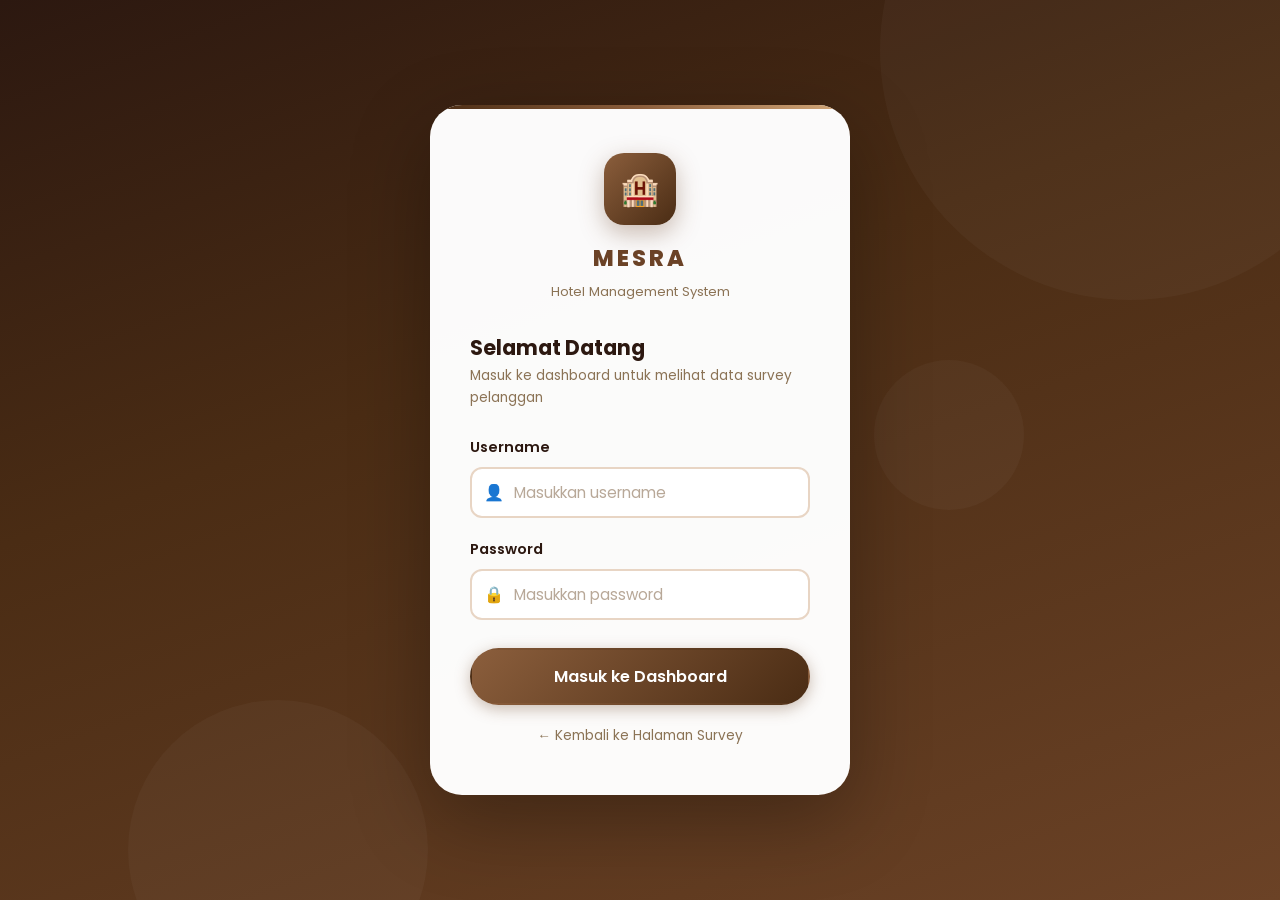
<file: admin.html>
<!DOCTYPE html>
<html lang="id">
<head>
  <meta charset="UTF-8">
  <meta name="viewport" content="width=device-width, initial-scale=1.0">
  <title>Admin Login – Hotel MESRA</title>
  <meta name="description" content="Portal admin Hotel MESRA untuk mengakses dashboard survey kepuasan pelanggan.">
  <link rel="stylesheet" href="css/style.css">
  <link rel="stylesheet" href="css/dashboard.css">
</head>
<body class="admin-page">

  <!-- Background shapes -->
  <div class="admin-bg">
    <div class="admin-bg-shape"></div>
    <div class="admin-bg-shape"></div>
    <div class="admin-bg-shape"></div>
  </div>

  <!-- Login Card -->
  <div class="login-card">

    <!-- Logo -->
    <div class="login-logo">
      <div class="login-logo-icon">🏨</div>
      <span class="login-hotel-name">MESRA</span>
      <span class="login-subtitle">Hotel Management System</span>
    </div>

    <h2 class="login-title">Selamat Datang</h2>
    <p class="login-desc">Masuk ke dashboard untuk melihat data survey pelanggan</p>

    <!-- Form -->
    <form id="loginForm" novalidate>

      <div class="form-group">
        <label class="form-label" for="username">Username</label>
        <div class="input-group">
          <span class="input-icon">👤</span>
          <input
            type="text"
            id="username"
            class="form-input input-with-icon"
            placeholder="Masukkan username"
            autocomplete="username"
            required
          >
        </div>
        <span class="error-msg" id="usernameError">Username tidak boleh kosong</span>
      </div>

      <div class="form-group">
        <label class="form-label" for="password">Password</label>
        <div class="input-group">
          <span class="input-icon">🔒</span>
          <input
            type="password"
            id="password"
            class="form-input input-with-icon"
            placeholder="Masukkan password"
            autocomplete="current-password"
            required
          >
        </div>
        <span class="error-msg" id="passwordError">Password tidak boleh kosong</span>
      </div>

      <div class="error-msg" id="loginError" style="font-size:0.85rem; padding: 10px 14px; background:#FEE2E2; border-radius:8px; margin-bottom:8px;">
        Username atau password salah. Silakan coba lagi.
      </div>

      <button type="submit" class="btn btn-primary login-btn" id="loginBtn">
        Masuk ke Dashboard
      </button>

    </form>

    <div class="login-back">
      <a href="index.html" style="color: var(--muted); display:flex; align-items:center; gap:6px; font-size:0.85rem;">
        ← Kembali ke Halaman Survey
      </a>
    </div>

  </div>

  <script src="js/config.js"></script>
  <script src="js/admin.js"></script>
</body>
</html>
</file>
<file: css/style.css>
/* ============================================================
   HOTEL MESRA - Global Design System
   Primary: Brown (#6B4226) | Secondary: White (#FFFFFF)
   Font: Poppins (via CDN in each HTML file)
   ============================================================ */

@import url('https://fonts.googleapis.com/css2?family=Poppins:wght@300;400;500;600;700;800&display=swap');

/* ── Design Tokens ─────────────────────────────────────────── */
:root {
  --primary:        #6B4226;
  --primary-light:  #8B5E3C;
  --primary-dark:   #4A2C14;
  --primary-50:     #F5EDE6;
  --primary-100:    #E8D5C4;
  --primary-200:    #D4B49A;
  --primary-300:    #B8896A;
  --secondary:      #FFFFFF;
  --bg:             #FAF8F5;
  --bg-secondary:   #F0EBE3;
  --card:           #FFFFFF;
  --text:           #2C1810;
  --text-secondary: #5C3D2E;
  --muted:          #8B7355;
  --muted-light:    #B8A898;
  --accent:         #D4A97A;
  --accent-light:   #F0DEC8;
  --gold:           #C9A84C;
  --success:        #22C55E;
  --warning:        #EAB308;
  --danger:         #EF4444;
  --info:           #3B82F6;
  --border:         #E8D5C4;
  --border-light:   #F0EBE3;
  --shadow-sm:      0 1px 3px rgba(107,66,38,0.08);
  --shadow:         0 4px 16px rgba(107,66,38,0.12);
  --shadow-lg:      0 8px 32px rgba(107,66,38,0.16);
  --shadow-xl:      0 20px 60px rgba(107,66,38,0.20);
  --radius-sm:      6px;
  --radius:         12px;
  --radius-lg:      20px;
  --radius-xl:      32px;
  --radius-full:    9999px;
  --transition:     all 0.25s cubic-bezier(0.4,0,0.2,1);
  --transition-slow:all 0.4s cubic-bezier(0.4,0,0.2,1);
  --transition-bounce:all 0.35s cubic-bezier(0.34,1.56,0.64,1);
  --font:           'Poppins', -apple-system, BlinkMacSystemFont, sans-serif;
}

/* ── Reset ──────────────────────────────────────────────────── */
*, *::before, *::after { box-sizing: border-box; margin: 0; padding: 0; }

html { font-size:16px; scroll-behavior:smooth; -webkit-font-smoothing:antialiased; }

body {
  font-family: var(--font);
  background-color: var(--bg);
  color: var(--text);
  line-height: 1.6;
  min-height: 100vh;
}

h1,h2,h3,h4,h5,h6 { line-height:1.3; font-weight:700; color:var(--text); }
a { color:var(--primary); text-decoration:none; transition:var(--transition); }
a:hover { color:var(--primary-light); }
p { color:var(--text-secondary); }

/* ── Buttons ────────────────────────────────────────────────── */
.btn {
  display: inline-flex;
  align-items: center;
  justify-content: center;
  gap: 8px;
  padding: 12px 28px;
  border-radius: var(--radius-full);
  border: 2px solid transparent;
  font-family: var(--font);
  font-size: 0.95rem;
  font-weight: 600;
  cursor: pointer;
  transition: var(--transition-bounce);
  text-decoration: none;
  white-space: nowrap;
  position: relative;
  overflow: hidden;
}

.btn:active { transform: scale(0.97); }

.btn-primary {
  background: linear-gradient(135deg, var(--primary-light), var(--primary-dark));
  color: white;
  box-shadow: 0 4px 15px rgba(107,66,38,0.35);
}
.btn-primary:hover {
  transform: translateY(-2px);
  box-shadow: 0 8px 25px rgba(107,66,38,0.45);
  color: white;
}
.btn-primary:disabled {
  background: linear-gradient(135deg,#C4B09A,#A89080);
  box-shadow: none; cursor:not-allowed; transform:none;
}

.btn-outline {
  background: transparent;
  border-color: var(--border);
  color: var(--muted);
}
.btn-outline:hover {
  border-color: var(--primary); color: var(--primary);
  background: var(--primary-50); transform: translateY(-2px);
}

.btn-sm { padding:8px 18px; font-size:0.85rem; }
.btn-lg { padding:16px 40px; font-size:1.05rem; }

/* ── Cards ──────────────────────────────────────────────────── */
.card {
  background: var(--card);
  border-radius: var(--radius-lg);
  padding: 24px;
  box-shadow: var(--shadow);
  border: 1px solid var(--border-light);
  transition: var(--transition);
}
.card:hover { box-shadow:var(--shadow-lg); transform:translateY(-2px); }

/* ── Form ───────────────────────────────────────────────────── */
.form-group { margin-bottom:20px; }
.form-label { display:block; font-size:0.9rem; font-weight:600; color:var(--text); margin-bottom:8px; }

.form-input {
  width: 100%;
  padding: 12px 16px;
  border: 2px solid var(--border);
  border-radius: var(--radius);
  font-family: var(--font);
  font-size: 0.95rem;
  color: var(--text);
  background: var(--secondary);
  transition: var(--transition);
  outline: none;
}
.form-input:focus { border-color:var(--primary); box-shadow:0 0 0 3px rgba(107,66,38,0.12); }
.form-input::placeholder { color:var(--muted-light); }
.form-input.is-invalid { border-color:var(--danger); }

/* ── Badge ──────────────────────────────────────────────────── */
.badge {
  display: inline-flex; align-items:center; gap:4px;
  padding: 4px 12px; border-radius:var(--radius-full);
  font-size: 0.75rem; font-weight:600;
}
.badge-primary { background:var(--primary-50); color:var(--primary); }
.badge-success { background:#DCFCE7; color:#15803D; }
.badge-warning { background:#FEF9C3; color:#854D0E; }
.badge-danger  { background:#FEE2E2; color:#B91C1C; }

/* ── Scrollbar ──────────────────────────────────────────────── */
::-webkit-scrollbar { width:6px; height:6px; }
::-webkit-scrollbar-track { background:var(--bg); }
::-webkit-scrollbar-thumb { background:var(--primary-200); border-radius:3px; }
::-webkit-scrollbar-thumb:hover { background:var(--primary); }

/* ── Animations ─────────────────────────────────────────────── */
@keyframes fadeIn {
  from { opacity:0; transform:translateY(16px); }
  to   { opacity:1; transform:translateY(0); }
}
@keyframes fadeInScale {
  from { opacity:0; transform:scale(0.92); }
  to   { opacity:1; transform:scale(1); }
}
@keyframes bounceIn {
  0%   { opacity:0; transform:scale(0.3); }
  50%  { opacity:1; transform:scale(1.05); }
  70%  { transform:scale(0.9); }
  100% { opacity:1; transform:scale(1); }
}
@keyframes float {
  0%,100% { transform:translateY(0); }
  50%     { transform:translateY(-8px); }
}
@keyframes spin { to { transform:rotate(360deg); } }
@keyframes ripple {
  0%   { transform:scale(0); opacity:0.6; }
  100% { transform:scale(2.5); opacity:0; }
}
@keyframes shake {
  0%,100% { transform:translateX(0); }
  20%,60% { transform:translateX(-8px); }
  40%,80% { transform:translateX(8px); }
}
@keyframes shimmer {
  from { background-position:-200% 0; }
  to   { background-position:200% 0; }
}
/* ── SweetAlert2 Custom ──────────────────────────────────────── */
/* Fix: pastikan overlay SweetAlert menutupi seluruh halaman     */
/* termasuk elemen yang punya CSS transform (stacking context)   */
.swal2-container {
  z-index: 99999 !important;
  position: fixed !important;
  inset: 0 !important;                  /* top/right/bottom/left = 0 */
}
.swal2-backdrop-show {
  background: rgba(107, 66, 38, 0.55) !important;
  backdrop-filter: blur(4px) !important;
  -webkit-backdrop-filter: blur(4px) !important;
}
/* Sembunyikan scroll saat popup terbuka */
body.swal2-shown {
  overflow: hidden !important;
}
.swal2-popup {
  border-radius: var(--radius-xl) !important;
  font-family: var(--font) !important;
  border: 1px solid var(--border-light) !important;
  box-shadow: 0 25px 80px rgba(107,66,38,0.30) !important;
  position: relative !important;
  z-index: 100000 !important;
  overflow: hidden !important;             /* agar progress bar ikut sudut membulat */
}
.swal2-title {
  font-family: var(--font) !important;
  font-weight: 700 !important;
  color: var(--text) !important;
}
.swal2-html-container {
  font-family: var(--font) !important;
  color: var(--text-secondary) !important;
}
.swal2-confirm {
  background: linear-gradient(135deg, var(--primary-light), var(--primary-dark)) !important;
  border-radius: var(--radius-full) !important;
  font-family: var(--font) !important;
  font-weight: 600 !important;
  padding: 12px 32px !important;
  box-shadow: 0 4px 15px rgba(107,66,38,0.35) !important;
}
.swal2-timer-progress-bar { background: var(--primary) !important; }
.swal2-timer-progress-bar-container { border-radius: 0 0 var(--radius-xl) var(--radius-xl) !important; overflow: hidden !important; }

/* ── Utilities ──────────────────────────────────────────────── */
.text-center  { text-align:center; }
.text-muted   { color:var(--muted); }
.text-primary { color:var(--primary); }
.text-sm      { font-size:0.85rem; }
.fw-600       { font-weight:600; }
.fw-700       { font-weight:700; }
.hidden       { display:none !important; }
.skeleton {
  background: linear-gradient(90deg, var(--bg-secondary) 25%, var(--border-light) 50%, var(--bg-secondary) 75%);
  background-size: 200% 100%;
  animation: shimmer 1.5s infinite;
  border-radius: var(--radius-sm);
}

/* ── Loading spinner util ────────────────────────────────────── */
.btn-loading {
  pointer-events: none;
}
.btn-loading::before {
  content: '';
  width: 18px;
  height: 18px;
  border: 2px solid rgba(255,255,255,0.4);
  border-top-color: white;
  border-radius: 50%;
  animation: spin 0.7s linear infinite;
  flex-shrink: 0;
}

@media (max-width: 480px) {
  :root { font-size:14px; }
}
</file>
<file: css/dashboard.css>
/* ============================================================
   HOTEL MESRA - Dashboard & Admin Styles
   ============================================================ */

/* ── Admin Login Page ────────────────────────────────────────── */
.admin-page {
  min-height: 100vh;
  display: flex;
  align-items: center;
  justify-content: center;
  padding: 20px;
  background: linear-gradient(160deg, #2C1810 0%, #4A2C14 40%, #6B4226 100%);
  position: relative;
  overflow: hidden;
}

.admin-bg {
  position: fixed;
  inset: 0;
  pointer-events: none;
  overflow: hidden;
}

.admin-bg-shape {
  position: absolute;
  border-radius: 50%;
  background: rgba(255,255,255,0.03);
}

.admin-bg-shape:nth-child(1) {
  width: 500px; height: 500px;
  top: -200px; right: -100px;
}

.admin-bg-shape:nth-child(2) {
  width: 300px; height: 300px;
  bottom: -100px; left: 10%;
}

.admin-bg-shape:nth-child(3) {
  width: 150px; height: 150px;
  top: 40%; right: 20%;
  animation: float 6s ease-in-out infinite;
}

.login-card {
  width: 100%;
  max-width: 420px;
  background: rgba(255,255,255,0.98);
  border-radius: var(--radius-xl);
  padding: 48px 40px;
  box-shadow: 0 25px 80px rgba(0,0,0,0.3);
  position: relative;
  z-index: 1;
  animation: fadeInScale 0.5s ease both;
  overflow: hidden;
}

.login-card::before {
  content: '';
  position: absolute;
  top: 0;
  left: 0;
  right: 0;
  height: 4px;
  background: linear-gradient(90deg, var(--primary-dark), var(--primary-light), var(--accent));
  border-radius: 0;
}

.login-logo {
  text-align: center;
  margin-bottom: 32px;
}

.login-logo-icon {
  width: 72px;
  height: 72px;
  border-radius: var(--radius-lg);
  background: linear-gradient(135deg, var(--primary-light), var(--primary-dark));
  display: inline-flex;
  align-items: center;
  justify-content: center;
  font-size: 2rem;
  margin-bottom: 16px;
  box-shadow: 0 8px 24px rgba(107,66,38,0.35);
}

.login-hotel-name {
  font-size: 1.4rem;
  font-weight: 800;
  letter-spacing: 3px;
  color: var(--primary);
  text-transform: uppercase;
  display: block;
}

.login-subtitle {
  font-size: 0.82rem;
  color: var(--muted);
  display: block;
  margin-top: 4px;
}

.login-title {
  font-size: 1.3rem;
  font-weight: 700;
  color: var(--text);
  margin-bottom: 4px;
}

.login-desc {
  font-size: 0.85rem;
  color: var(--muted);
  margin-bottom: 28px;
}

.input-group {
  position: relative;
}

.input-icon {
  position: absolute;
  left: 14px;
  top: 50%;
  transform: translateY(-50%);
  font-size: 1rem;
  pointer-events: none;
}

.input-with-icon {
  padding-left: 42px;
}

.form-input.is-invalid {
  border-color: var(--danger);
  box-shadow: 0 0 0 3px rgba(239,68,68,0.1);
}

.error-msg {
  display: none;
  font-size: 0.78rem;
  color: var(--danger);
  margin-top: 6px;
  font-weight: 500;
}

.error-msg.show { display: block; }

.login-btn {
  width: 100%;
  padding: 14px;
  font-size: 1rem;
  margin-top: 8px;
}

.login-back {
  display: flex;
  align-items: center;
  gap: 6px;
  margin-top: 20px;
  font-size: 0.85rem;
  color: var(--muted);
  justify-content: center;
}

/* ── Dashboard Layout ────────────────────────────────────────── */
.dashboard-layout {
  display: flex;
  min-height: 100vh;
  background: var(--bg);
}

/* ── Sidebar ─────────────────────────────────────────────────── */
.sidebar {
  width: 260px;
  min-height: 100vh;
  background: linear-gradient(180deg, #2C1810 0%, #4A2C14 50%, #6B4226 100%);
  display: flex;
  flex-direction: column;
  position: fixed;
  left: 0; top: 0; bottom: 0;
  z-index: 100;
  transition: var(--transition);
  box-shadow: 4px 0 24px rgba(0,0,0,0.15);
}

.sidebar-header {
  padding: 28px 24px 20px;
  border-bottom: 1px solid rgba(255,255,255,0.1);
}

.sidebar-logo {
  display: flex;
  align-items: center;
  gap: 12px;
}

.sidebar-logo-icon {
  width: 44px;
  height: 44px;
  border-radius: var(--radius);
  background: rgba(255,255,255,0.15);
  display: flex;
  align-items: center;
  justify-content: center;
  font-size: 1.3rem;
  flex-shrink: 0;
}

.custom-logo {
  width: 40px; 
  height: 40px;
  object-fit: contain;
  display: block;
}

.sidebar-hotel-name {
  font-size: 1rem;
  font-weight: 800;
  color: white;
  letter-spacing: 2px;
  text-transform: uppercase;
}

.sidebar-hotel-sub {
  font-size: 0.7rem;
  color: rgba(255,255,255,0.5);
  margin-top: 2px;
}

.sidebar-nav {
  flex: 1;
  padding: 20px 16px;
  display: flex;
  flex-direction: column;
  gap: 4px;
}

.nav-section-label {
  font-size: 0.65rem;
  font-weight: 700;
  text-transform: uppercase;
  letter-spacing: 1.5px;
  color: rgba(255,255,255,0.35);
  padding: 12px 12px 6px;
}

.nav-item {
  display: flex;
  align-items: center;
  gap: 12px;
  padding: 12px 14px;
  border-radius: var(--radius);
  color: rgba(255,255,255,0.65);
  font-size: 0.9rem;
  font-weight: 500;
  cursor: pointer;
  transition: var(--transition);
  border: 1px solid transparent;
  background: transparent;
  width: 100%;
  text-align: left;
}

.nav-item:hover {
  background: rgba(255,255,255,0.1);
  color: rgba(255,255,255,0.9);
}

.nav-item.active {
  background: rgba(255,255,255,0.15);
  border-color: rgba(255,255,255,0.2);
  color: white;
  box-shadow: inset 3px 0 0 var(--accent);
}

.nav-icon {
  font-size: 1.1rem;
  width: 24px;
  display: flex;
  align-items: center;
  justify-content: center;
}

.sidebar-footer {
  padding: 16px;
  border-top: 1px solid rgba(255,255,255,0.1);
}

.logout-btn {
  display: flex;
  align-items: center;
  gap: 10px;
  padding: 12px 14px;
  border-radius: var(--radius);
  color: rgba(255,255,255,0.6);
  font-size: 0.88rem;
  font-weight: 500;
  cursor: pointer;
  transition: var(--transition);
  border: 1px solid transparent;
  background: transparent;
  width: 100%;
  text-align: left;
}

.logout-btn:hover {
  background: rgba(239,68,68,0.15);
  border-color: rgba(239,68,68,0.3);
  color: #FCA5A5;
}

/* ── Main Content ────────────────────────────────────────────── */
.main-content {
  margin-left: 260px;
  flex: 1;
  display: flex;
  flex-direction: column;
  min-height: 100vh;
}

/* ── Top Bar ─────────────────────────────────────────────────── */
.topbar {
  background: white;
  border-bottom: 1px solid var(--border);
  padding: 16px 32px;
  display: flex;
  align-items: center;
  justify-content: space-between;
  position: sticky;
  top: 0;
  z-index: 50;
  box-shadow: var(--shadow-sm);
}

.topbar-title h1 {
  font-size: 1.2rem;
  font-weight: 700;
  color: var(--text);
}

.topbar-title p {
  font-size: 0.78rem;
  color: var(--muted);
}

.topbar-right {
  display: flex;
  align-items: center;
  gap: 12px;
}

.topbar-date {
  font-size: 0.82rem;
  color: var(--muted);
  background: var(--bg);
  padding: 6px 12px;
  border-radius: var(--radius-full);
  border: 1px solid var(--border);
}

.admin-avatar {
  width: 36px !important;
  height: 36px !important;
  border-radius: 50% !important;
  display: flex !important;
  align-items: center !important;
  justify-content: center !important;
  overflow: hidden !important; 
  padding: 3px !important; 
}

.admin-avatar-img {
  width: 100% !important;
  height: 100% !important;
  object-fit: contain !important;
  display: block !important;
  border-radius: 0 !important; 
}

/* ── Content Area ────────────────────────────────────────────── */
.content-area {
  flex: 1;
  padding: 32px;
}

.tab-panel {
  display: none;
  animation: fadeIn 0.3s ease;
}

.tab-panel.active {
  display: block;
}

/* ── Stat Cards ──────────────────────────────────────────────── */
.stats-grid {
  display: grid;
  grid-template-columns: repeat(4, 1fr);
  grid-template-columns: repeat(3, 1fr);
  gap: 20px;
  margin-bottom: 28px;
}

.stat-card {
  background: white;
  border-radius: var(--radius-lg);
  padding: 24px;
  box-shadow: var(--shadow);
  border: 1px solid var(--border-light);
  position: relative;
  overflow: hidden;
  transition: var(--transition);
}

.stat-card:hover {
  transform: translateY(-3px);
  box-shadow: var(--shadow-lg);
}

.stat-card::before {
  content: '';
  position: absolute;
  top: 0; right: 0;
  width: 80px; height: 80px;
  border-radius: 50%;
  transform: translate(20px, -20px);
  opacity: 0.12;
}

.stat-card-1::before { background: var(--primary); }
.stat-card-2::before { background: var(--gold); }
.stat-card-3::before { background: var(--success); }
.stat-card-4::before { background: var(--info); }
.stat-card-5::before { background: #8B5CF6; }
.stat-card-6::before { background: var(--danger); }
/* NPS card accent */
.stat-card-5 { border-top: 3px solid #8B5CF6; }
.stat-icon-5 { background: #EDE9FE; }
/* Critical card accent */
.stat-card-6 { border-top: 3px solid #EF4444; }
.stat-icon-6 { background: #FEE2E2; }
/* NPS Scale bar ─────────────────────────────────────────────── */
.nps-scale {
  display: flex;
  margin-top: 10px;
  border-radius: 6px;
  overflow: hidden;
  height: 22px;
  gap: 2px;
}
.nps-zone {
  flex: 1;
  display: flex;
  align-items: center;
  justify-content: center;
  font-size: 0.52rem;
  font-weight: 700;
  line-height: 1.2;
  text-align: center;
  border-radius: 4px;
  letter-spacing: 0.2px;
}
.nps-bad   { background: #FEE2E2; color: #B91C1C; }
.nps-ok    { background: #FEF9C3; color: #854D0E; }
.nps-good  { background: #DCFCE7; color: #15803D; }
.nps-great { background: #DBEAFE; color: #1D4ED8; }

.stat-icon {
  width: 48px;
  height: 48px;
  border-radius: var(--radius);
  display: flex;
  align-items: center;
  justify-content: center;
  font-size: 1.4rem;
  margin-bottom: 16px;
}

.stat-icon-1 { background: var(--primary-50); }
.stat-icon-2 { background: #FEF3C7; }
.stat-icon-3 { background: #DCFCE7; }
.stat-icon-4 { background: #DBEAFE; }

.stat-value {
  font-size: 2rem;
  font-weight: 800;
  color: var(--text);
  line-height: 1;
  margin-bottom: 6px;
}

.stat-label {
  font-size: 0.82rem;
  color: var(--muted);
  font-weight: 500;
}

.stat-trend {
  display: flex;
  align-items: center;
  gap: 4px;
  font-size: 0.75rem;
  font-weight: 600;
  margin-top: 8px;
}

.trend-up   { color: var(--success); }
.trend-down { color: var(--danger); }
.trend-neu  { color: var(--muted); }

/* ── Chart Grid ──────────────────────────────────────────────── */
.chart-grid {
  display: grid;
  grid-template-columns: 340px 1fr;
  gap: 20px;
  margin-bottom: 28px;
}

.chart-card {
  background: white;
  border-radius: var(--radius-lg);
  padding: 24px;
  box-shadow: var(--shadow);
  border: 1px solid var(--border-light);
}

.chart-header {
  display: flex;
  align-items: center;
  justify-content: space-between;
  margin-bottom: 20px;
}

.chart-title {
  font-size: 1rem;
  font-weight: 700;
  color: var(--text);
}

.chart-subtitle {
  font-size: 0.78rem;
  color: var(--muted);
  margin-top: 2px;
}

.chart-container {
  position: relative;
  height: 220px;
  display: flex;
  align-items: center;
  justify-content: center;
}

/* ── Rating Distribution Bars ────────────────────────────────── */
.rating-dist-list {
  display: flex;
  flex-direction: column;
  gap: 10px;
  margin-top: 8px;
}

.rating-dist-item {
  display: grid;
  grid-template-columns: 24px 1fr 40px;
  align-items: center;
  gap: 10px;
}

.rating-dist-label {
  font-size: 0.8rem;
  font-weight: 600;
  color: var(--muted);
  text-align: center;
}

.rating-dist-bar-track {
  height: 8px;
  background: var(--bg-secondary);
  border-radius: var(--radius-full);
  overflow: hidden;
}

.rating-dist-bar-fill {
  height: 100%;
  border-radius: var(--radius-full);
  transition: width 1s cubic-bezier(0.34, 1.56, 0.64, 1);
}

.rating-dist-count {
  font-size: 0.78rem;
  font-weight: 600;
  color: var(--text);
  text-align: right;
}

/* ── Comments Section ────────────────────────────────────────── */
.comments-section {
  background: white;
  border-radius: var(--radius-lg);
  padding: 24px;
  box-shadow: var(--shadow);
  border: 1px solid var(--border-light);
  margin-bottom: 28px;
}

.section-header {
  display: flex;
  align-items: center;
  justify-content: space-between;
  margin-bottom: 20px;
}

.section-title-lg {
  font-size: 1rem;
  font-weight: 700;
  color: var(--text);
}

.comments-list {
  display: flex;
  flex-direction: column;
  gap: 12px;
}

.comment-item {
  padding: 16px;
  background: var(--bg);
  border-radius: var(--radius);
  border-left: 4px solid var(--primary-200);
  transition: var(--transition);
}

.comment-item:hover {
  background: var(--primary-50);
  border-left-color: var(--primary);
}

.comment-header {
  display: flex;
  align-items: center;
  justify-content: space-between;
  margin-bottom: 8px;
}

.comment-rating {
  display: flex;
  align-items: center;
  gap: 6px;
}

.comment-emoji { font-size: 1.1rem; }

.comment-label {
  font-size: 0.78rem;
  font-weight: 600;
  padding: 2px 10px;
  border-radius: var(--radius-full);
}

.comment-time {
  font-size: 0.72rem;
  color: var(--muted-light);
}

.comment-text {
  font-size: 0.875rem;
  color: var(--text-secondary);
  line-height: 1.6;
}

/* ── Data Table ──────────────────────────────────────────────── */
.table-section {
  background: white;
  border-radius: var(--radius-lg);
  box-shadow: var(--shadow);
  border: 1px solid var(--border-light);
  overflow: hidden;
}

.table-toolbar {
  display: flex;
  align-items: center;
  justify-content: space-between;
  padding: 20px 24px;
  border-bottom: 1px solid var(--border);
  gap: 16px;
}

.table-search {
  display: flex;
  align-items: center;
  gap: 8px;
  background: var(--bg);
  border: 1.5px solid var(--border);
  border-radius: var(--radius-full);
  padding: 8px 16px;
  flex: 1;
  max-width: 300px;
}

.table-search input {
  border: none;
  background: transparent;
  outline: none;
  font-family: var(--font);
  font-size: 0.875rem;
  color: var(--text);
  width: 100%;
}

.filter-group {
  display: flex;
  align-items: center;
  gap: 8px;
}

.filter-select {
  padding: 8px 16px;
  border: 1.5px solid var(--border);
  border-radius: var(--radius-full);
  font-family: var(--font);
  font-size: 0.85rem;
  color: var(--text);
  background: white;
  cursor: pointer;
  outline: none;
  transition: var(--transition);
}

.filter-select:focus {
  border-color: var(--primary);
}

.table-wrapper {
  overflow-x: auto;
}

.data-table {
  width: 100%;
  border-collapse: collapse;
}

.data-table th {
  padding: 12px 16px;
  text-align: left;
  font-size: 0.75rem;
  font-weight: 700;
  text-transform: uppercase;
  letter-spacing: 0.5px;
  color: var(--muted);
  background: var(--bg);
  border-bottom: 2px solid var(--border);
  white-space: nowrap;
}

.data-table td {
  padding: 14px 16px;
  font-size: 0.875rem;
  color: var(--text);
  border-bottom: 1px solid var(--border-light);
  vertical-align: middle;
}

.data-table tr:hover td {
  background: var(--primary-50);
}

.data-table tr:last-child td {
  border-bottom: none;
}

.table-pagination {
  display: flex;
  align-items: center;
  justify-content: space-between;
  padding: 16px 24px;
  border-top: 1px solid var(--border);
}

.pagination-info {
  font-size: 0.82rem;
  color: var(--muted);
}

.pagination-btns {
  display: flex;
  gap: 6px;
}

.page-btn {
  width: 34px;
  height: 34px;
  border-radius: var(--radius-sm);
  border: 1.5px solid var(--border);
  background: white;
  font-family: var(--font);
  font-size: 0.82rem;
  font-weight: 600;
  color: var(--muted);
  cursor: pointer;
  display: flex;
  align-items: center;
  justify-content: center;
  transition: var(--transition);
}

.page-btn:hover:not(:disabled) {
  border-color: var(--primary);
  color: var(--primary);
  background: var(--primary-50);
}

.page-btn.active {
  background: var(--primary);
  border-color: var(--primary);
  color: white;
}

.page-btn:disabled {
  opacity: 0.4;
  cursor: not-allowed;
}

/* ── Empty State ─────────────────────────────────────────────── */
.empty-state {
  text-align: center;
  padding: 60px 24px;
  color: var(--muted);
}

.empty-icon {
  font-size: 3rem;
  margin-bottom: 16px;
  opacity: 0.5;
}

/* ── Loading Overlay ─────────────────────────────────────────── */
.loading-overlay {
  position: fixed;
  inset: 0;
  background: rgba(250, 248, 245, 0.9);
  display: flex;
  align-items: center;
  justify-content: center;
  z-index: 9999;
  backdrop-filter: blur(4px);
}

.loading-spinner {
  width: 48px;
  height: 48px;
  border: 4px solid var(--border);
  border-top-color: var(--primary);
  border-radius: 50%;
  animation: spin 0.8s linear infinite;
}

/* ── Responsive ──────────────────────────────────────────────── */
@media (max-width: 1200px) {
  .stats-grid { grid-template-columns: repeat(2, 1fr); }
  .chart-grid { grid-template-columns: 1fr; }
}

@media (max-width: 900px) {
  .sidebar { transform: translateX(-100%); }
  .sidebar.open { transform: translateX(0); }
  .main-content { margin-left: 0; }
}

@media (max-width: 600px) {
  .stats-grid { grid-template-columns: 1fr 1fr; }
  .content-area { padding: 20px 16px; }
  .topbar { padding: 12px 16px; }
}
</file>
